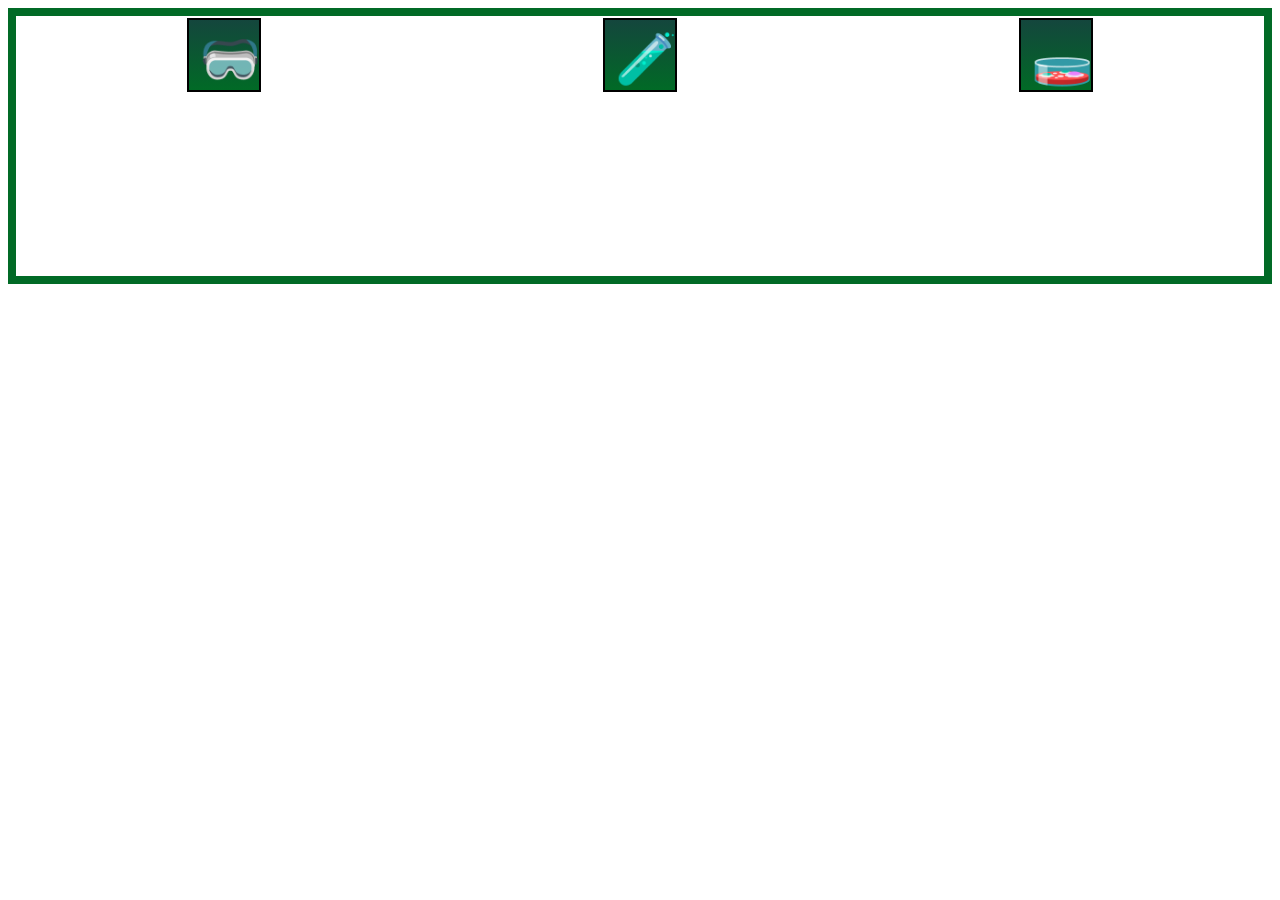
<file: align-items/index.html>
<html>
    <head>
        <link rel="stylesheet" href="style.css">
    </head>
    <body>
        <div class="container">
            <div class="item">🥽</div>
            <div class="item">🧪</div>
            <div class="item">🧫</div>
        </div>
    </body>
</html>
</file>
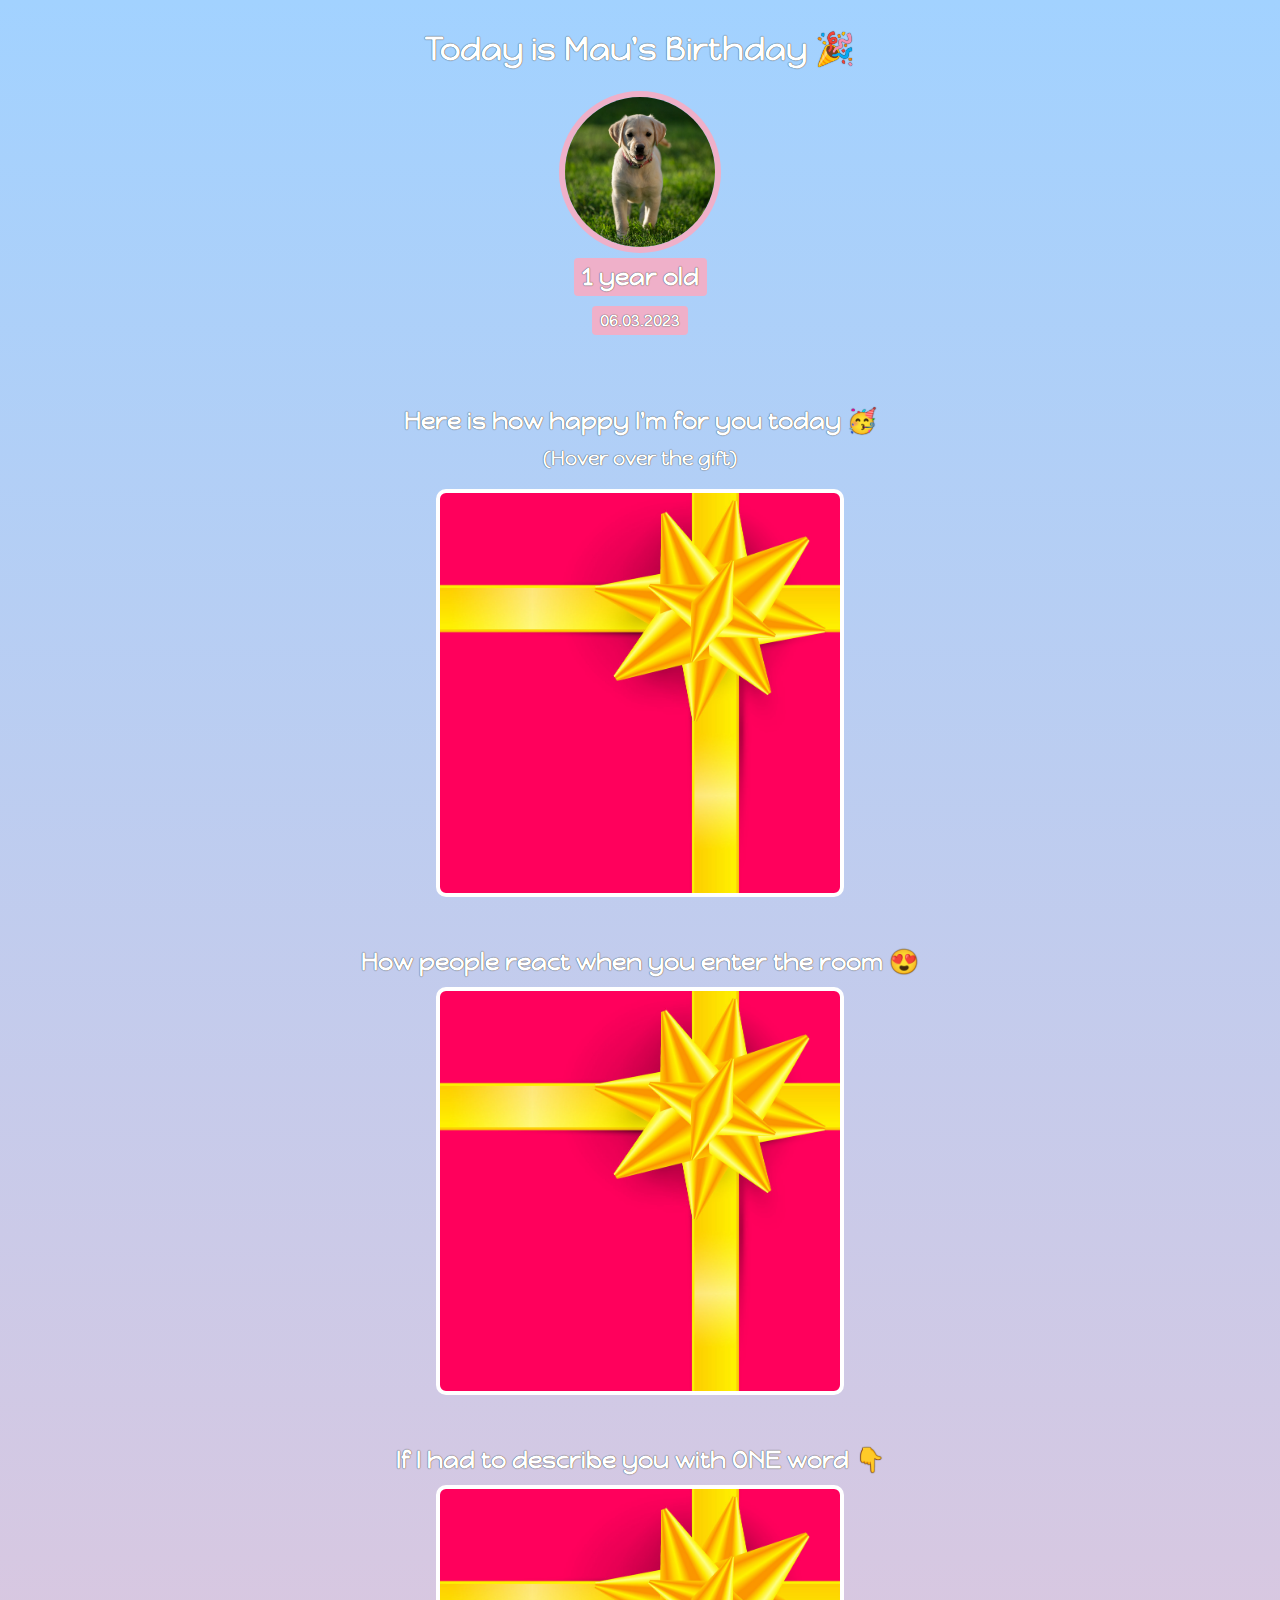
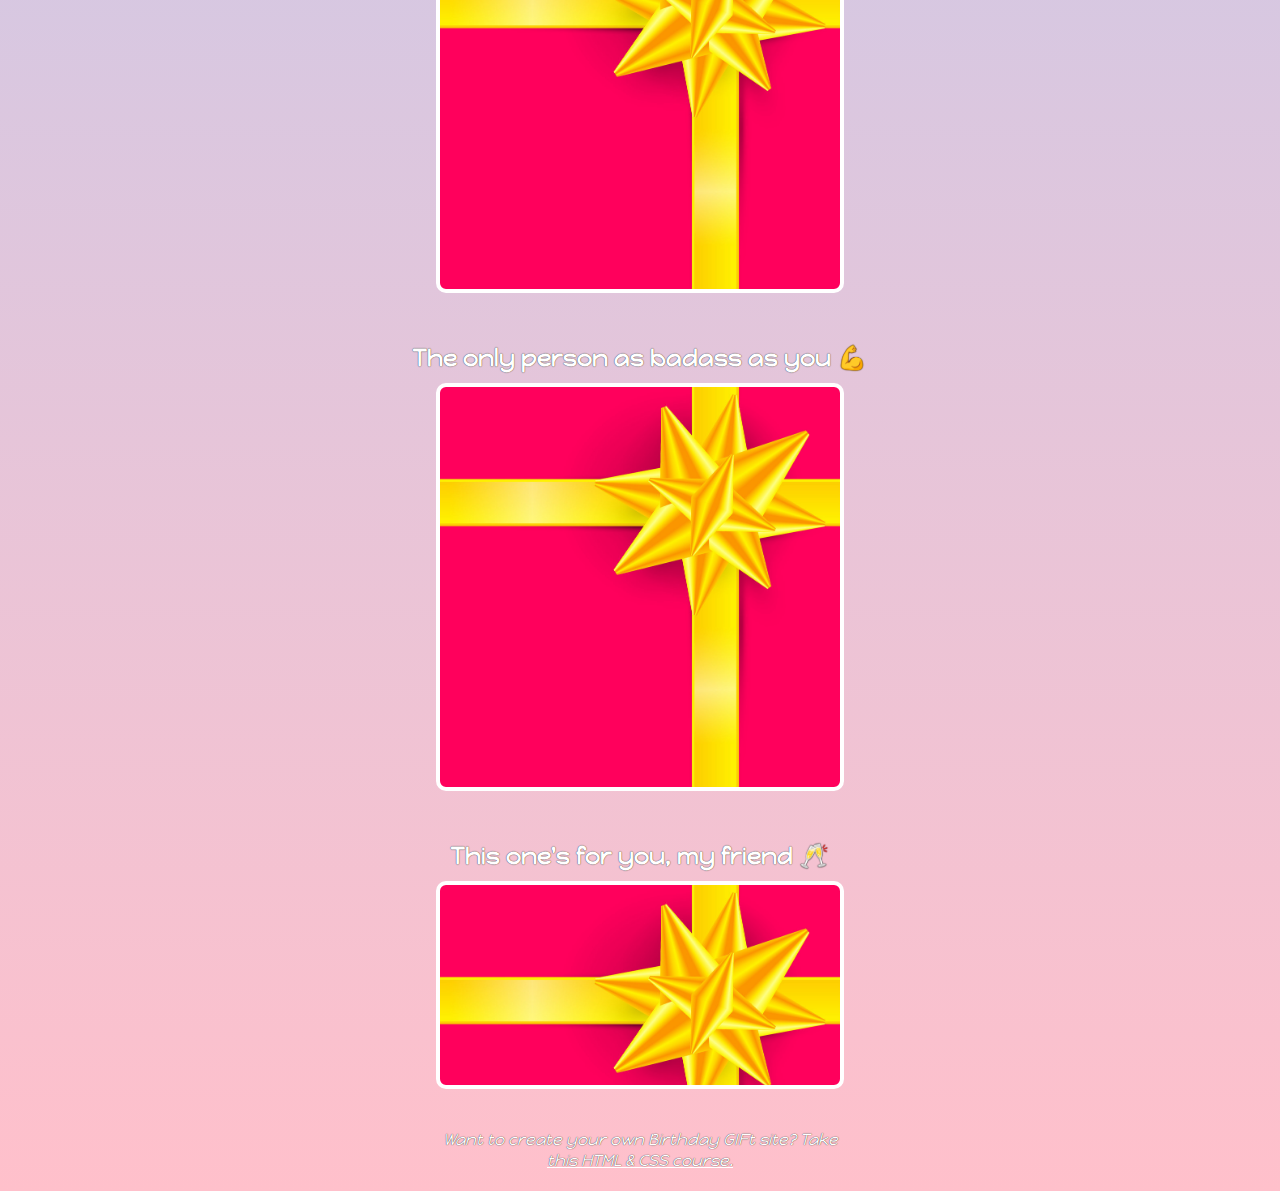
<file: birthday-gift/index.html>
<!DOCTYPE html>
<html lang="en">
<head>
    <meta charset="UTF-8">
    <meta http-equiv="X-UA-Compatible" content="IE=edge">
    <meta name="viewport" content="width=device-width, initial-scale=1.0">
    <title>Happy Birthday!</title>
    <link rel="preconnect" href="https://fonts.googleapis.com">
<link rel="preconnect" href="https://fonts.gstatic.com" crossorigin>
<link href="https://fonts.googleapis.com/css2?family=Happy+Monkey&family=Orbitron&display=swap" rel="stylesheet">
    <link rel="stylesheet" href="style.css">
</head>
<body>
    <div id="header">
        <h1>Today is Mau's Birthday 🎉</h1>
        <img src="images/mau.jpeg" alt="Mau image" id="header-img">
        <h2 id="bday-age">1 year old</h2>
        <h4 id="bday-date">06.03.2023</h4>
    </div>
    <div class="gift-section">
        <h2 class="gift-heading">Here is how happy I'm for you today 🥳</h2>
        <h3 class="first-gift-hint">(Hover over the gift)</h3>
        <div class="gift-img" id="first-gift-img"></div>
    </div>
    <div class="gift-section">
        <h2 class="gift-heading">How people react when you enter the room 😍</h2>
        <div class="gift-img" id="second-gift-img"></div>
    </div>
    <div class="gift-section">
        <h2 class="gift-heading">If I had to describe you with ONE word 👇</h2>
        <div class="gift-img" id="genius-gift-img"></div>
    </div>
    <div class="gift-section">
        <h2 class="gift-heading">The only person as badass as you 💪</h2>
        <div class="gift-img" id="badass-gift-img"></div>
    </div>
    <div class="gift-section">
        <h2 class="gift-heading">This one's for you, my friend 🥂</h2>
        <div class="gift-img" id="cheers-gift-img"></div>
    </div>
    <p id="footer">Want to create your own Birthday GIFt site? Take <br> <a href="https://scrimba.com/learn/htmlandcss" target="_blank">this HTML & CSS course.</a></p>
</body>
</html>
</file>
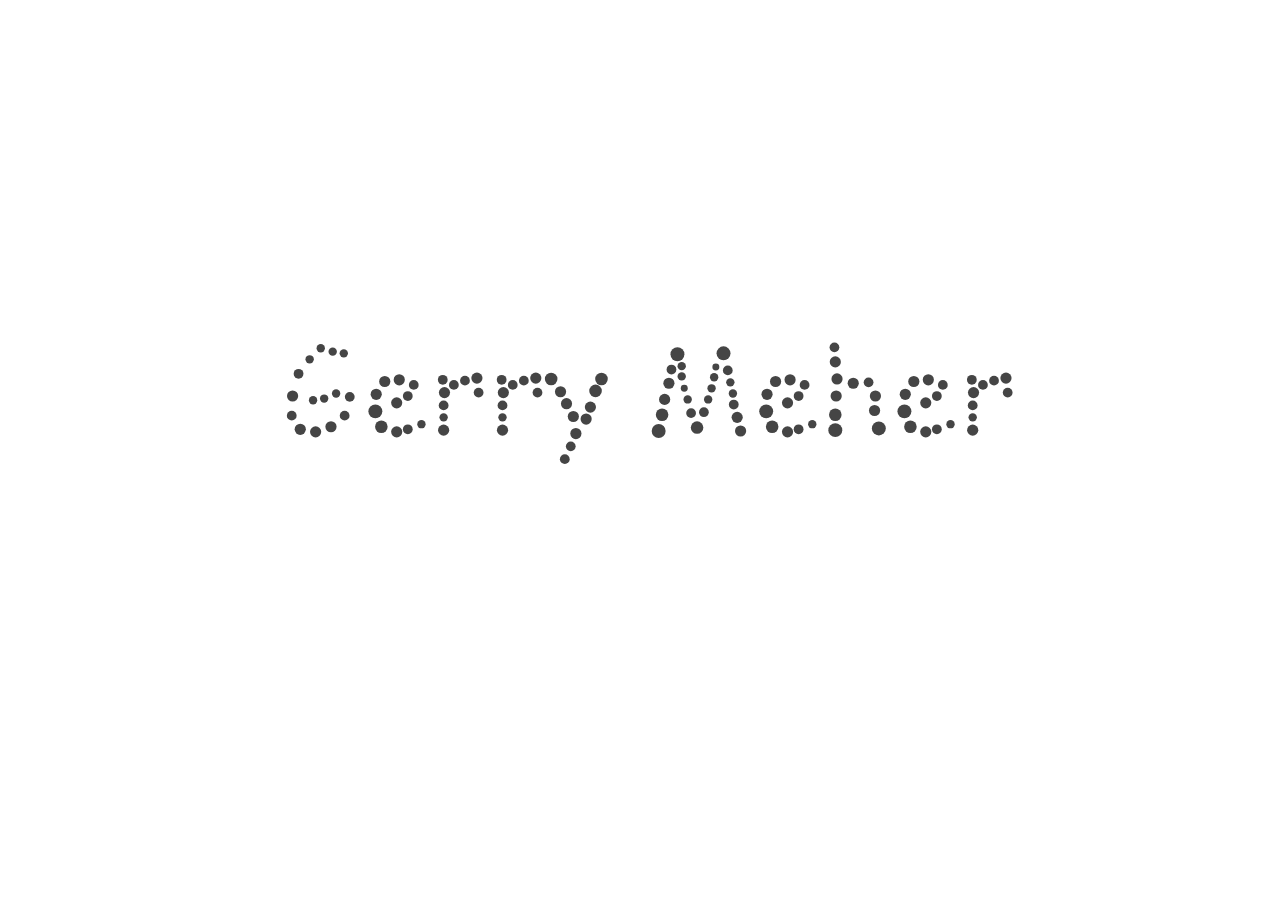
<file: bubble/index.html>
<!DOCTYPE html>
<html>
  <head>
    <script type="text/javascript" src="https://code.jquery.com/jquery-1.10.2.min.js"></script>
    <script type="text/javascript" src="alphabet.js"></script>
    <link rel="stylesheet" type="text/css" href="style.css">
  </head>
  <body>
    <canvas id="myCanvas"></canvas>

    <script type="text/javascript" src="bubbles.js"></script>
    <script type="text/javascript" src="index.js"></script>
  </body>
</html>
</file>
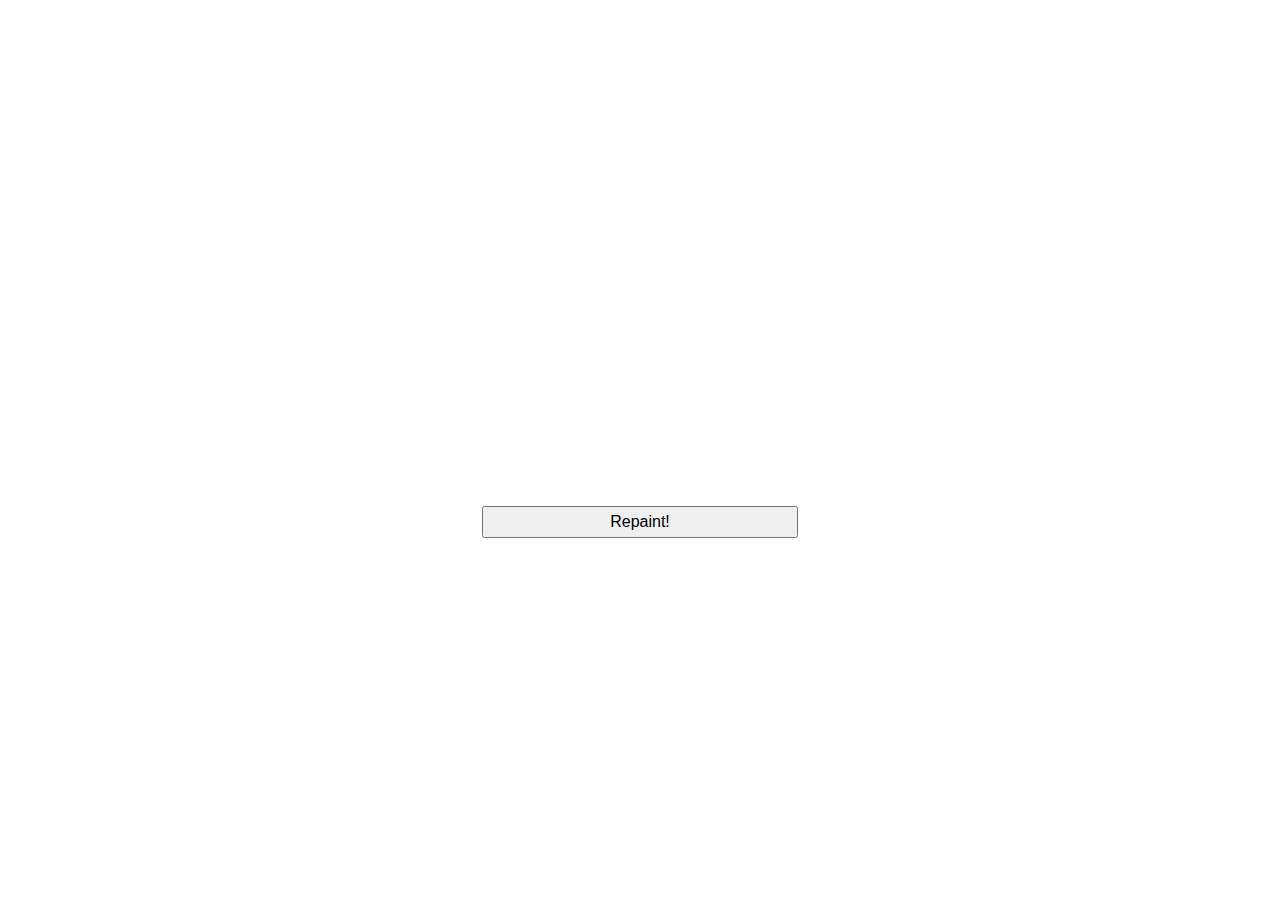
<file: repaint/index.html>
<html>
  <head>
    <link rel="stylesheet" type="text/css" href="style.css">

  </head>

  <body>
      <button onclick="changeColor()">Repaint!</button>
  </body>
  
      <script>
        function getRandomColor(){
          let letters = '0123456789ABCDEF';
          let color = '#';
          for (let i = 0; i < 6; i++) {
            color += letters[Math.floor(Math.random() * 16)];
          }
          return color;
        }
        function changeColor(){
          let newColor = getRandomColor();
          document.body.style.backgroundColor = newColor;
        }
    </script>
  
</html>
</file>
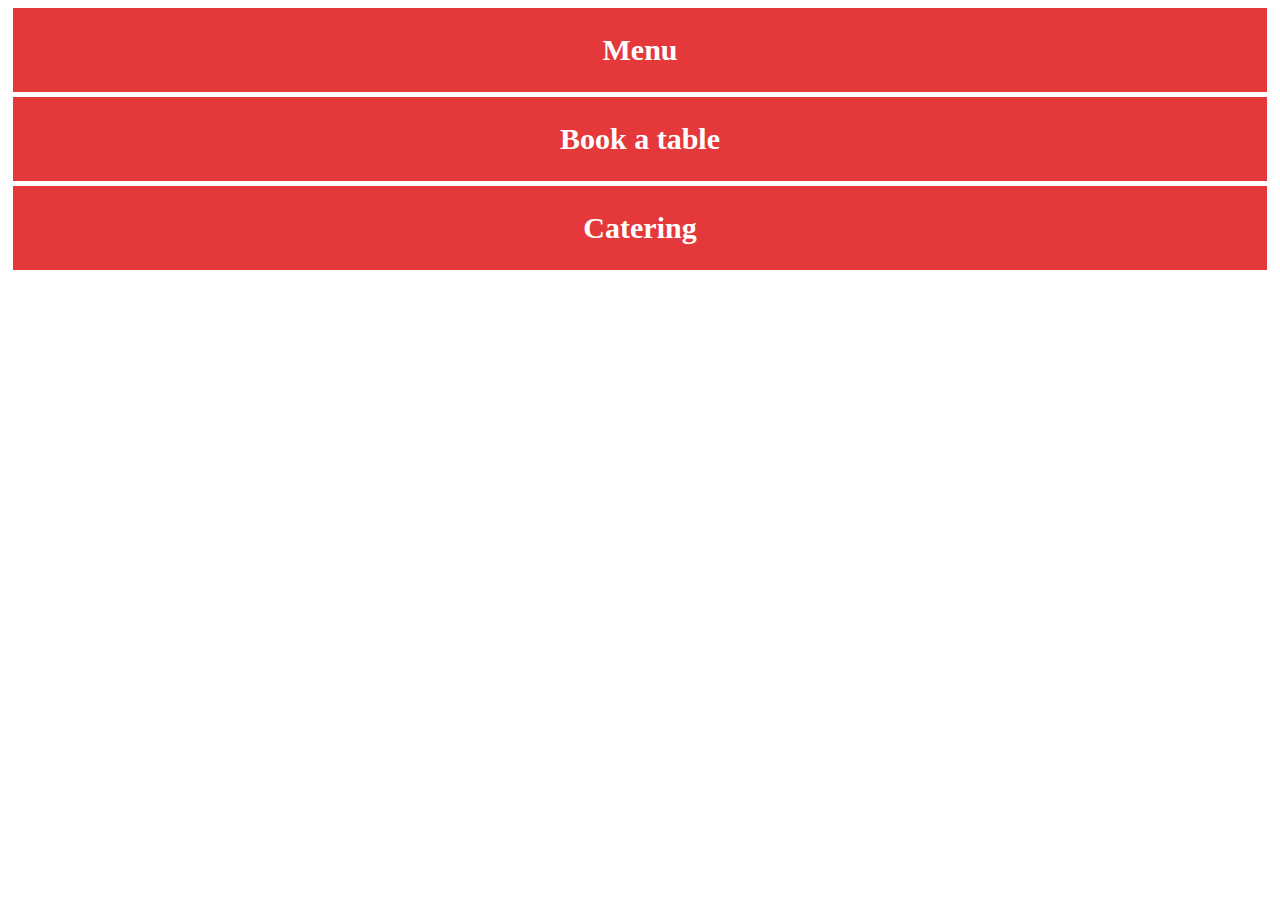
<file: the-:hover-pseudo-class/index.html>
<!DOCTYPE html>
<html lang="en">
<head>
    <meta charset="UTF-8">
    <meta http-equiv="X-UA-Compatible" content="IE=edge">
    <meta name="viewport" content="width=device-width, initial-scale=1.0">
    <title>The :hover pseudo class</title>
    <link rel="stylesheet" href="style.css">
</head>
<body>
    <div>Menu</div>
    <div>Book a table</div>
    <div>Catering</div>
</body>
</html>
</file>
<file: align-items/style.css>
.container {
    border: 8px solid #016a26;
    height: 260px;
    /*
    Challenge:
    Follow my orders on where we should
    leave our lab equipment!
    
    justify-content:
    start, center, end, space-around, 
    space-evenly, space-between
    
    align-items:
    start, center, end
    */
    display: flex;
    justify-content: space-around;
    align-items: start;
    
}

.item {
    width: 50px;
    height: 50px;
    margin: 2px;
    padding: 10px;
    font-size: 50px;
    border: 2px solid black;
    background: linear-gradient(#14463d, #016a26);
}
</file>
<file: birthday-gift/style.css>
body{
    text-align: center;
    font-family: "Happy Monkey" , cursive;
    background-color: #a2d2ff;
    color: #ffffff;
    background: linear-gradient(#a2d2ff,pink);
}
#header-img{
    width: 150px;
    border-radius: 50%;
    border: 6px solid #EFB0C9 ;
}
h1,h2,h3,h4,p{
    text-shadow: 0px 0px 1px black;
}
#bday-age{
    background: #EFB0C9;
    padding: 4px 8px;
    border-radius: 4px;
    margin: 5px 0 10px 0;
}
#bday-date{
    background: #EFB0C9;
    padding: 4px 8px;
    border-radius: 4px;
    margin-top: 0;
}

#header{
    display: flex;
    flex-direction: column;
    align-items: center;
}
.gift-img{
    width: 400px;
    height: 400px;
    border: 4px solid white;
    border-radius: 10px;
    background-image: url("images/gift-1.jpg");
    background-size: cover;
    margin: 0 auto;
}
.gift-section{
    margin-top: 50px;
}
.gift-heading{
    margin-bottom: 10px;
}
.first-gift-hint{
    margin-top: 0;
}

/* hover effect */
#first-gift-img:hover{
    background-image: url("images/happy.gif");
}
#second-gift-img:hover{
    background-image: url("images/hot.gif");
}
#genius-gift-img:hover{
    background-image: url("images/genius.gif");
}
#badass-gift-img:hover{
    background-image: url("images/badass.gif");
}
#cheers-gift-img:hover{
    background-image: url("images/cheers.gif");
}

#cheers-gift-img{
    height: 200px;
}

#footer{
    font-style: italic;
    margin: 40px auto 20px;
}

a{
    color: white;
}
</file>
<file: bubble/style.css>
* {
    box-sizing: border-box;
  }
  
  .footer {
    font-family: Helvetica, sans-serif;
    height: 100px;
    width: 100%;
    position: fixed;
    bottom: 0px;
    display: flex;
    align-items: center;
    justify-content: center;
  }
  
  .button {
    width: 150px;
    height: 50px;
    display: flex;
    align-items: center;
    justify-content: center;
    border: 2px solid rgb(32, 64, 86);
    color: rgb(32, 64, 86);
    transition: background-color 0.2s, color 0.2s;
  }
  
  .button:hover {
    cursor: pointer;
    background-color: rgb(32, 64, 86);;
    color: white;
    transition: background-color 0.2s, color 0.2s;
  }
</file>
<file: repaint/style.css>
button {
    display: block;
    margin-left: auto;
    margin-right: auto;
    width: 25%;
  	margin-top: 40%;
  	font-size: 16px;
  	padding: 5px;
}
</file>
<file: the-:hover-pseudo-class/style.css>
div{
    text-align: center;
    color: white;
    margin: 5px;
    padding: 25px 0;
    background: #e5383b;
    font-size: 30px;
    font-weight: bold;
}
div:hover{
    background: #ba181b;
    font-size: 35px;
    background-image: url("gift-1.jpg");
}
</file>
